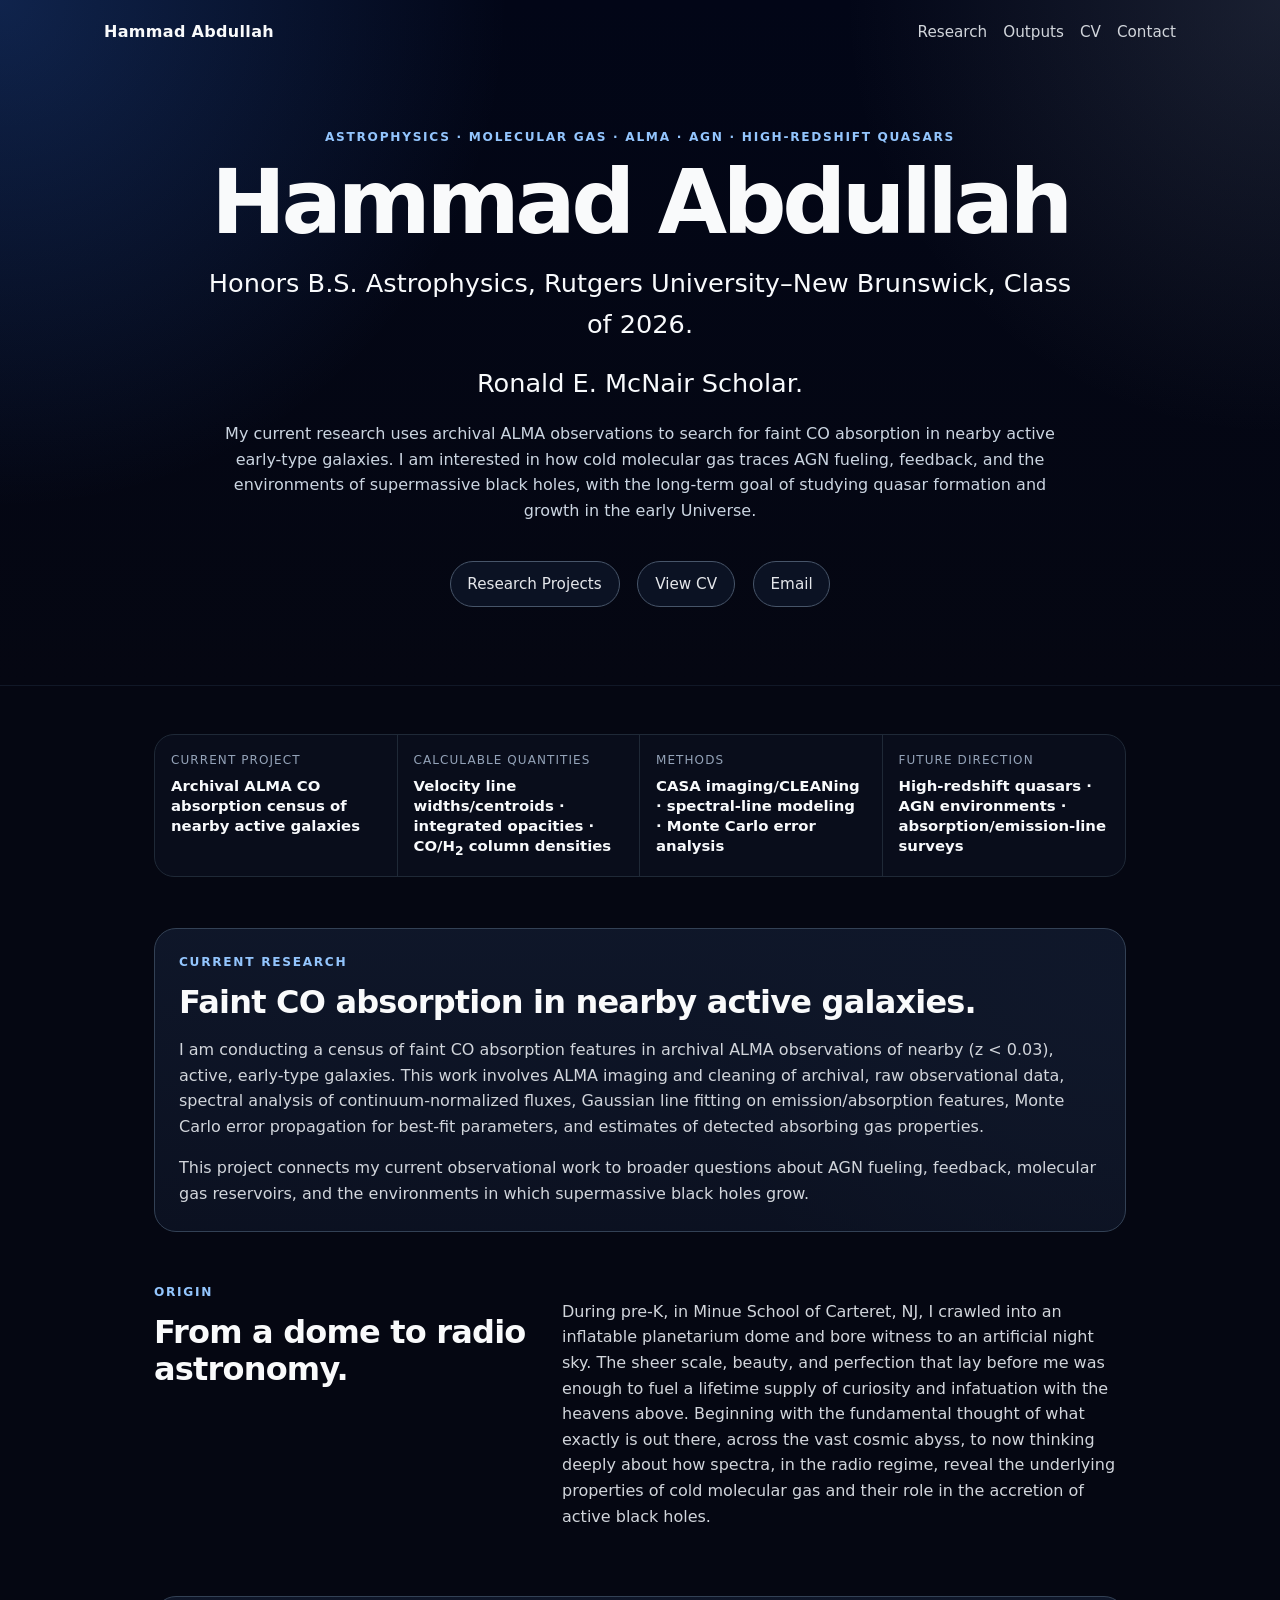
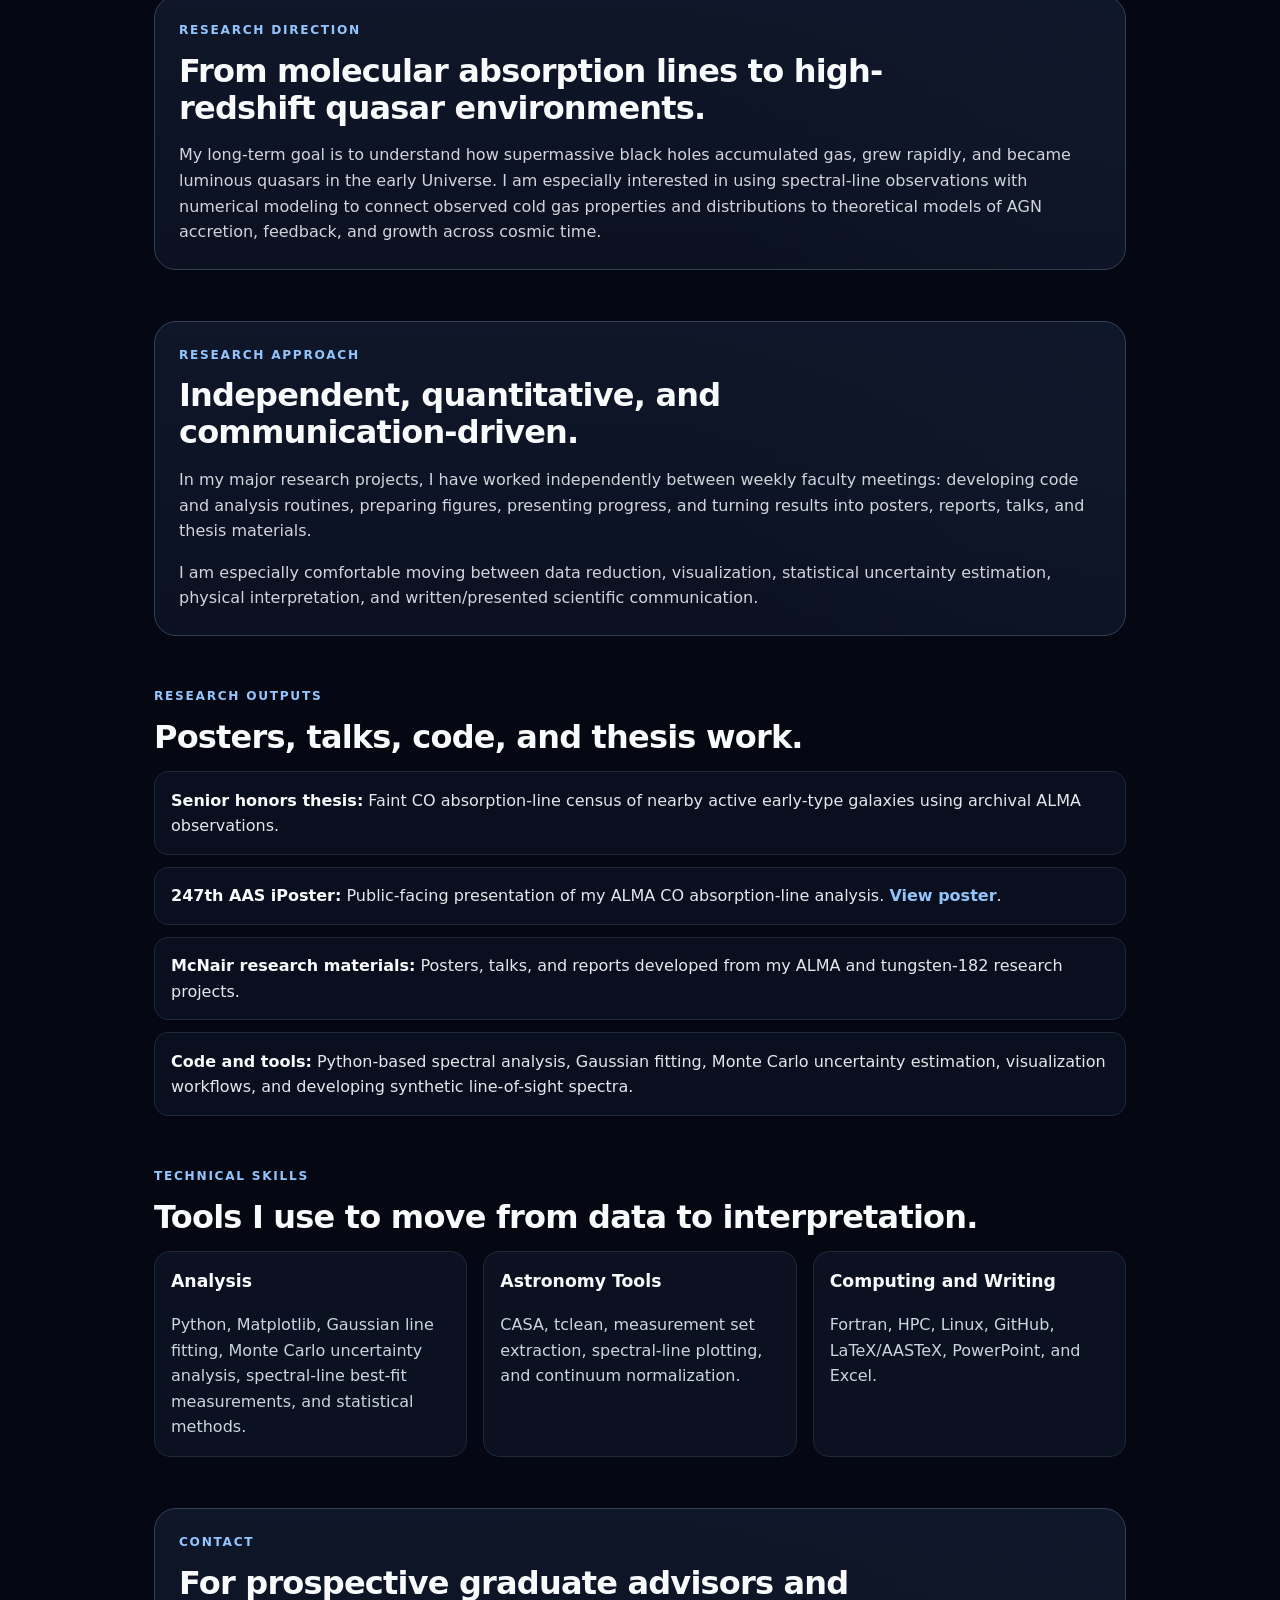
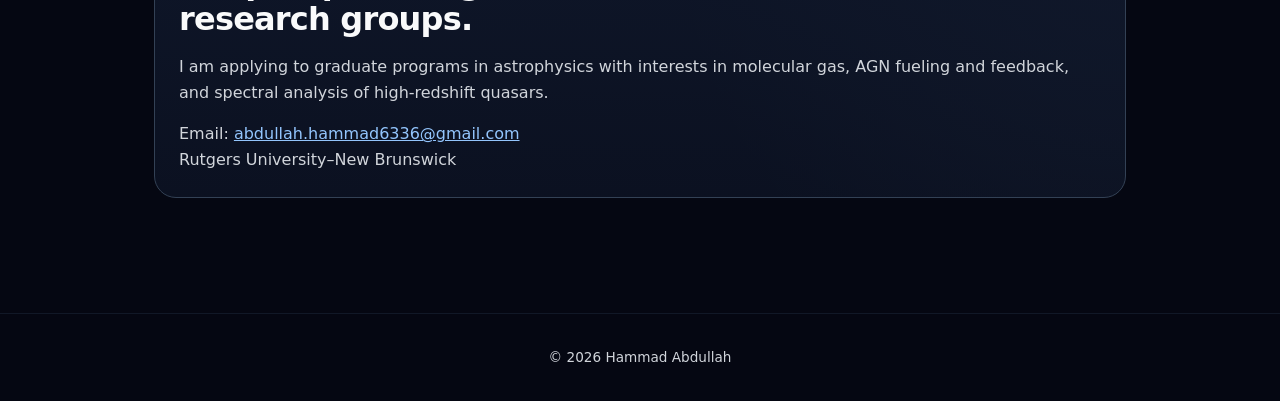
<file: index.html>
<!DOCTYPE html>
<html lang="en">
<head>
  <meta charset="UTF-8">
  <title>Hammad Abdullah | Astrophysics Research</title>
  <meta name="viewport" content="width=device-width, initial-scale=1">
  <meta name="description" content="Hammad Abdullah is a Rutgers astrophysics researcher and McNair Scholar working on ALMA CO absorption, spectral-line analysis, numerical modeling, and gas around active galaxies and quasars.">

  <meta property="og:title" content="Hammad Abdullah | Astrophysics Research">
  <meta property="og:description" content="Rutgers astrophysics researcher studying molecular gas, ALMA CO absorption, AGN fueling, and high-redshift quasar environments.">
  <meta property="og:type" content="website">

  <link rel="stylesheet" href="style.css">
</head>

<body>
  <a class="skip-link" href="#main-content">Skip to main content</a>

  <header class="hero">
    <nav class="nav" aria-label="Primary navigation">
      <a href="index.html" class="nav-name">Hammad Abdullah</a>

      <div class="nav-links">
        <a href="research/index.html">Research</a>
        <a href="#outputs">Outputs</a>
        <a href="cv.html" target="_blank" rel="noopener noreferrer">CV</a>
        <a href="#contact">Contact</a>
      </div>
    </nav>

    <div class="hero-inner">
      <p class="eyebrow">
        Astrophysics · Molecular Gas · ALMA · AGN · High-Redshift Quasars
      </p>

      <h1>Hammad Abdullah</h1>

      <p class="tagline">
        Honors B.S. Astrophysics, Rutgers University–New Brunswick, Class of 2026.
      </p>

      <p class="tagline">
        Ronald E. McNair Scholar.
      </p>

      <p class="sub">
        My current research uses archival ALMA observations to search for faint CO absorption
        in nearby active early-type galaxies. I am interested in how cold molecular gas traces
        AGN fueling, feedback, and the environments of supermassive black holes, with the long-term
        goal of studying quasar formation and growth in the early Universe.
      </p>

      <div class="hero-links">
        <a href="research/index.html">Research Projects</a>
        <a href="cv.html" target="_blank" rel="noopener noreferrer">View CV</a>
        <a href="#contact">Email</a>
      </div>
    </div>
  </header>

  <main id="main-content" class="container">
    <section class="quick-panel" aria-label="Research snapshot">
      <div class="quick-item">
        <span class="quick-label">Current project</span>
        <strong>Archival ALMA CO absorption census of nearby active galaxies</strong>
      </div>

      <div class="quick-item">
        <span class="quick-label">Calculable Quantities</span>
        <strong>Velocity line widths/centroids · integrated opacities · CO/H<sub>2</sub> column densities</strong>
      </div>

      <div class="quick-item">
        <span class="quick-label">Methods</span>
        <strong>CASA imaging/CLEANing · spectral-line modeling · Monte Carlo error analysis</strong>
      </div>

      <div class="quick-item">
        <span class="quick-label">Future Direction</span>
        <strong>High-redshift quasars · AGN environments · absorption/emission-line surveys</strong>
      </div>
    </section>

    <section id="current-research" class="statement-card">
      <p class="section-kicker">Current Research</p>
      <h2>Faint CO absorption in nearby active galaxies.</h2>

      <p>
        I am conducting a census of faint CO absorption features in archival ALMA observations
        of nearby (z &lt; 0.03), active, early-type galaxies. This work involves ALMA imaging and cleaning of
        archival, raw observational data, spectral analysis of continuum-normalized fluxes,
        Gaussian line fitting on emission/absorption features, Monte Carlo error propagation for best-fit parameters,
        and estimates of detected absorbing gas properties.
      </p>

      <p>
        This project connects my current observational work to broader questions about AGN fueling,
        feedback, molecular gas reservoirs, and the environments in which supermassive black holes grow.
      </p>
    </section>

    <section id="origin" class="split-section">
      <div>
        <p class="section-kicker">Origin</p>
        <h2>From a dome to radio astronomy.</h2>
      </div>

      <p>
        During pre-K, in Minue School of Carteret, NJ, I crawled into an inflatable
        planetarium dome and bore witness to an artificial night sky. The sheer scale,
        beauty, and perfection that lay before me was enough to fuel a lifetime supply
        of curiosity and infatuation with the heavens above. Beginning with the fundamental
        thought of what exactly is out there, across the vast cosmic abyss, to now thinking
        deeply about how spectra, in the radio regime, reveal the underlying properties of
        cold molecular gas and their role in the accretion of active black holes.
      </p>
    </section>

    <section id="mission" class="statement-card">
      <p class="section-kicker">Research Direction</p>
      <h2>From molecular absorption lines to high-redshift quasar environments.</h2>

      <p>
        My long-term goal is to understand how supermassive black holes accumulated gas,
        grew rapidly, and became luminous quasars in the early Universe. I am especially
        interested in using spectral-line observations with numerical modeling to connect observed
        cold gas properties and distributions to theoretical models of AGN accretion, feedback, and growth
        across cosmic time.
      </p>
    </section>

    <section id="approach" class="statement-card">
      <p class="section-kicker">Research Approach</p>
      <h2>Independent, quantitative, and communication-driven.</h2>

      <p>
        In my major research projects, I have worked independently between weekly faculty meetings:
        developing code and analysis routines, preparing figures, presenting progress,
        and turning results into posters, reports, talks, and thesis materials.
      </p>

      <p>
        I am especially comfortable moving between data reduction, visualization, statistical
        uncertainty estimation, physical interpretation, and written/presented scientific communication.
      </p>
    </section>

    <section id="outputs">
      <p class="section-kicker">Research Outputs</p>
      <h2>Posters, talks, code, and thesis work.</h2>

      <ul class="output-list">
        <li>
          <strong>Senior honors thesis:</strong>
          Faint CO absorption-line census of nearby active early-type galaxies using archival ALMA observations.
        </li>

        <li>
          <strong>247th AAS iPoster:</strong>
          Public-facing presentation of my ALMA CO absorption-line analysis.
          <a href="https://aas247-aas.ipostersessions.com/Default.aspx?s=D1-02-79-BE-2D-88-B1-4E-14-C4-37-4C-56-E3-72-D9" target="_blank" rel="noopener noreferrer">View poster</a>.
        </li>

        <li>
          <strong>McNair research materials:</strong>
          Posters, talks, and reports developed from my ALMA and tungsten-182 research projects.
        </li>

        <li>
          <strong>Code and tools:</strong>
          Python-based spectral analysis, Gaussian fitting, Monte Carlo uncertainty estimation,
          visualization workflows, and developing synthetic line-of-sight spectra.
        </li>
      </ul>
    </section>

    <section id="skills">
      <p class="section-kicker">Technical Skills</p>
      <h2>Tools I use to move from data to interpretation.</h2>

      <div class="skill-groups">
        <div class="skill-group">
          <h3>Analysis</h3>
          <p>
            Python, Matplotlib, Gaussian line fitting, Monte Carlo uncertainty analysis,
            spectral-line best-fit measurements, and statistical methods.
          </p>
        </div>

        <div class="skill-group">
          <h3>Astronomy Tools</h3>
          <p>
            CASA, tclean, measurement set extraction, spectral-line plotting, and continuum normalization.
          </p>
        </div>

        <div class="skill-group">
          <h3>Computing and Writing</h3>
          <p>
            Fortran, HPC, Linux, GitHub, LaTeX/AASTeX, PowerPoint, and Excel.
          </p>
        </div>
      </div>
    </section>

    <section id="contact" class="contact-card">
      <p class="section-kicker">Contact</p>
      <h2>For prospective graduate advisors and research groups.</h2>

      <p>
        I am applying to graduate programs in astrophysics with interests in molecular gas,
        AGN fueling and feedback, and spectral analysis of high-redshift quasars.
      </p>

      <p>
        Email: <a href="mailto:abdullah.hammad6336@gmail.com">abdullah.hammad6336@gmail.com</a><br>
        Rutgers University–New Brunswick
      </p>
    </section>
  </main>

  <footer class="footer">
    <p>&copy; <span id="year"></span> Hammad Abdullah</p>
  </footer>

  <script>
    document.getElementById("year").textContent = new Date().getFullYear();
  </script>
</body>
</html>
</file>
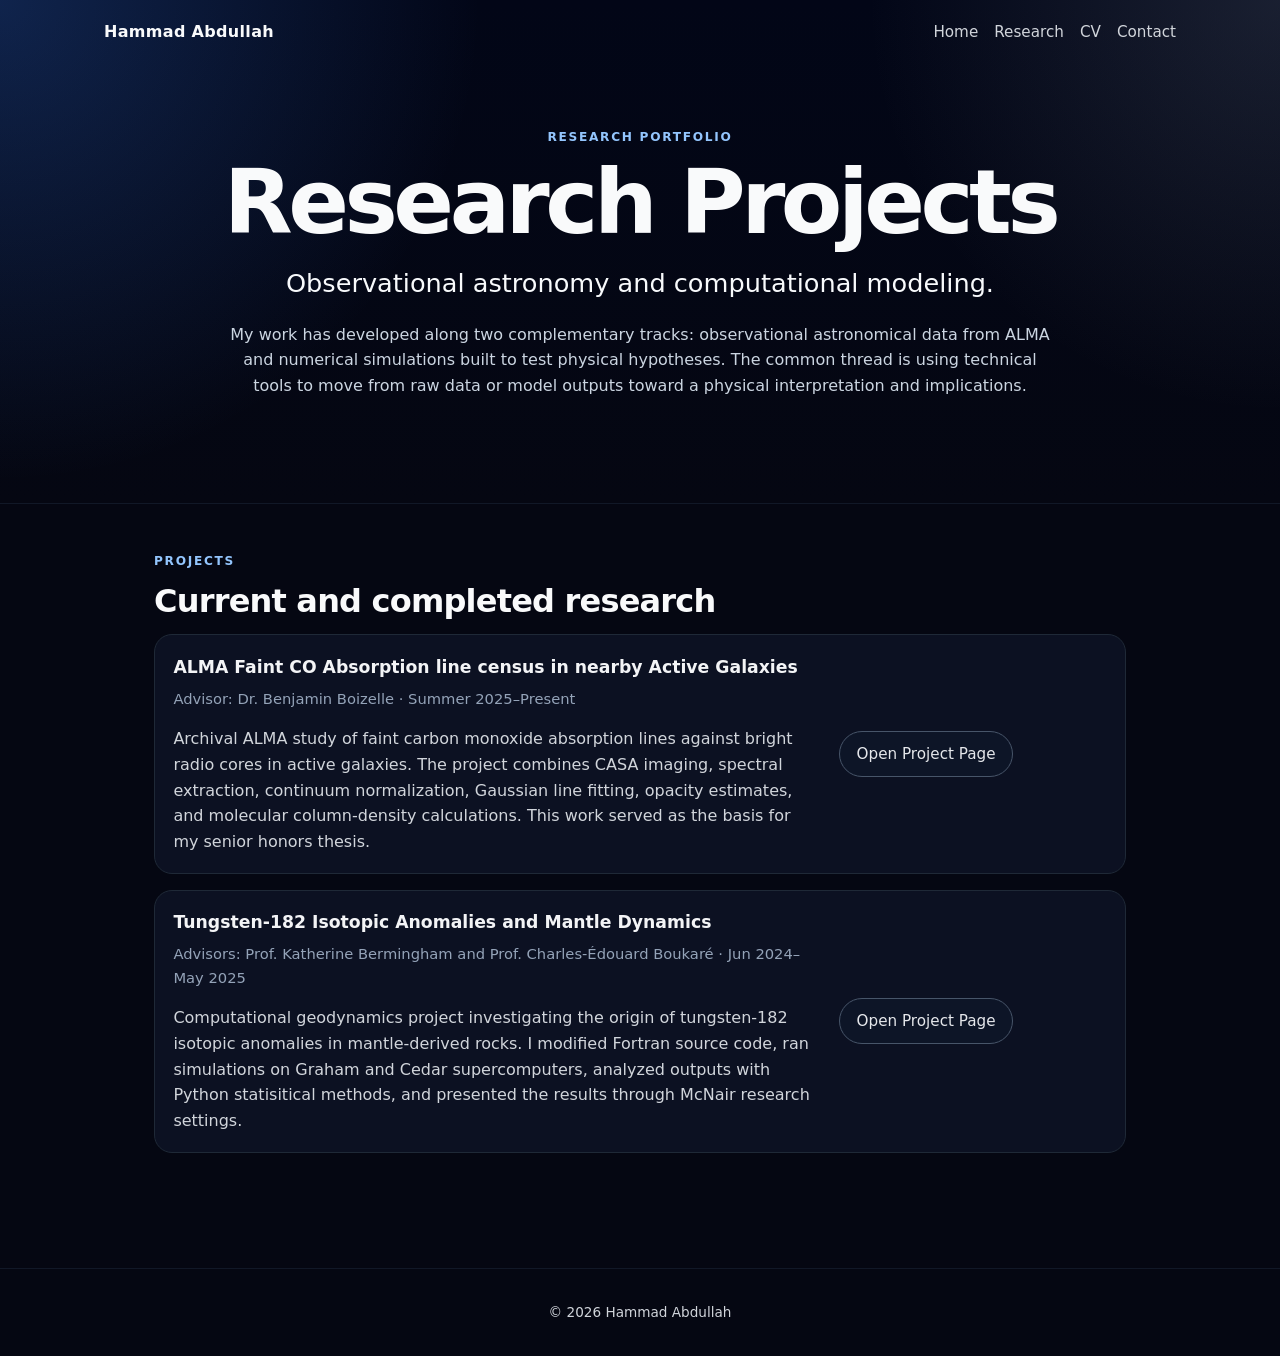
<file: research/index.html>
<!DOCTYPE html>
<html lang="en">
<head>
  <meta charset="UTF-8">
  <title>Research | Hammad Abdullah</title>
  <meta name="viewport" content="width=device-width, initial-scale=1">
  <meta name="description" content="Research projects by Hammad Abdullah in ALMA CO absorption, active galaxies, tungsten-182 mantle dynamics, and numerical modeling.">
  <link rel="stylesheet" href="../style.css">
</head>

<body>
  <header class="hero">
    <nav class="nav">
      <a href="../index.html" class="nav-name">Hammad Abdullah</a>
      <div class="nav-links">
        <a href="../index.html">Home</a>
        <a href="index.html">Research</a>
        <a href="../cv.html" target="_blank" rel="noopener noreferrer">CV</a>
        <a href="../index.html#contact">Contact</a>
      </div>
    </nav>

    <div class="hero-inner">
      <p class="eyebrow">Research Portfolio</p>
      <h1>Research Projects</h1>
      <p class="tagline">
        Observational astronomy and computational modeling.
      </p>
      <p class="sub">
        My work has developed along two complementary tracks: observational astronomical data from ALMA and numerical simulations
        built to test physical hypotheses. The common thread is using technical tools to move from raw data or model outputs
        toward a physical interpretation and implications.
      </p>
    </div>
  </header>

  <main class="container">
    <section>
      <p class="section-kicker">Projects</p>
      <h2>Current and completed research</h2>

      <div class="project-grid">
        <div class="project-card">
          <div>
            <h3>ALMA Faint CO Absorption line census in nearby Active Galaxies</h3>
            <p class="meta">
              Advisor: Dr. Benjamin Boizelle · Summer 2025–Present
            </p>
            <p>
              Archival ALMA study of faint carbon monoxide absorption lines against bright radio cores in active galaxies.
              The project combines CASA imaging, spectral extraction, continuum normalization, Gaussian line fitting,
              opacity estimates, and molecular column-density calculations. This work served as the basis for my senior honors thesis. 
            </p>
          </div>
          <div class="project-actions">
            <a class="button-link" href="alma-absorption.html">Open Project Page</a>
          </div>
        </div>

        <div class="project-card">
          <div>
            <h3>Tungsten-182 Isotopic Anomalies and Mantle Dynamics</h3>
            <p class="meta">
              Advisors: Prof. Katherine Bermingham and Prof. Charles-Édouard Boukaré · Jun 2024–May 2025
            </p>
            <p>
              Computational geodynamics project investigating the origin of tungsten-182 isotopic anomalies in mantle-derived rocks.
              I modified Fortran source code, ran simulations on Graham and Cedar supercomputers, analyzed outputs with Python statisitical methods, and presented
              the results through McNair research settings.
            </p>
          </div>
          <div class="project-actions">
            <a class="button-link" href="tungsten-182.html">Open Project Page</a>
          </div>
        </div>

      </div>
    </section>
  </main>

  <footer class="footer">
    <p>&copy; <span id="year"></span> Hammad Abdullah</p>
  </footer>

  <script>
    document.getElementById("year").textContent = new Date().getFullYear();
  </script>
</body>
</html>
</file>
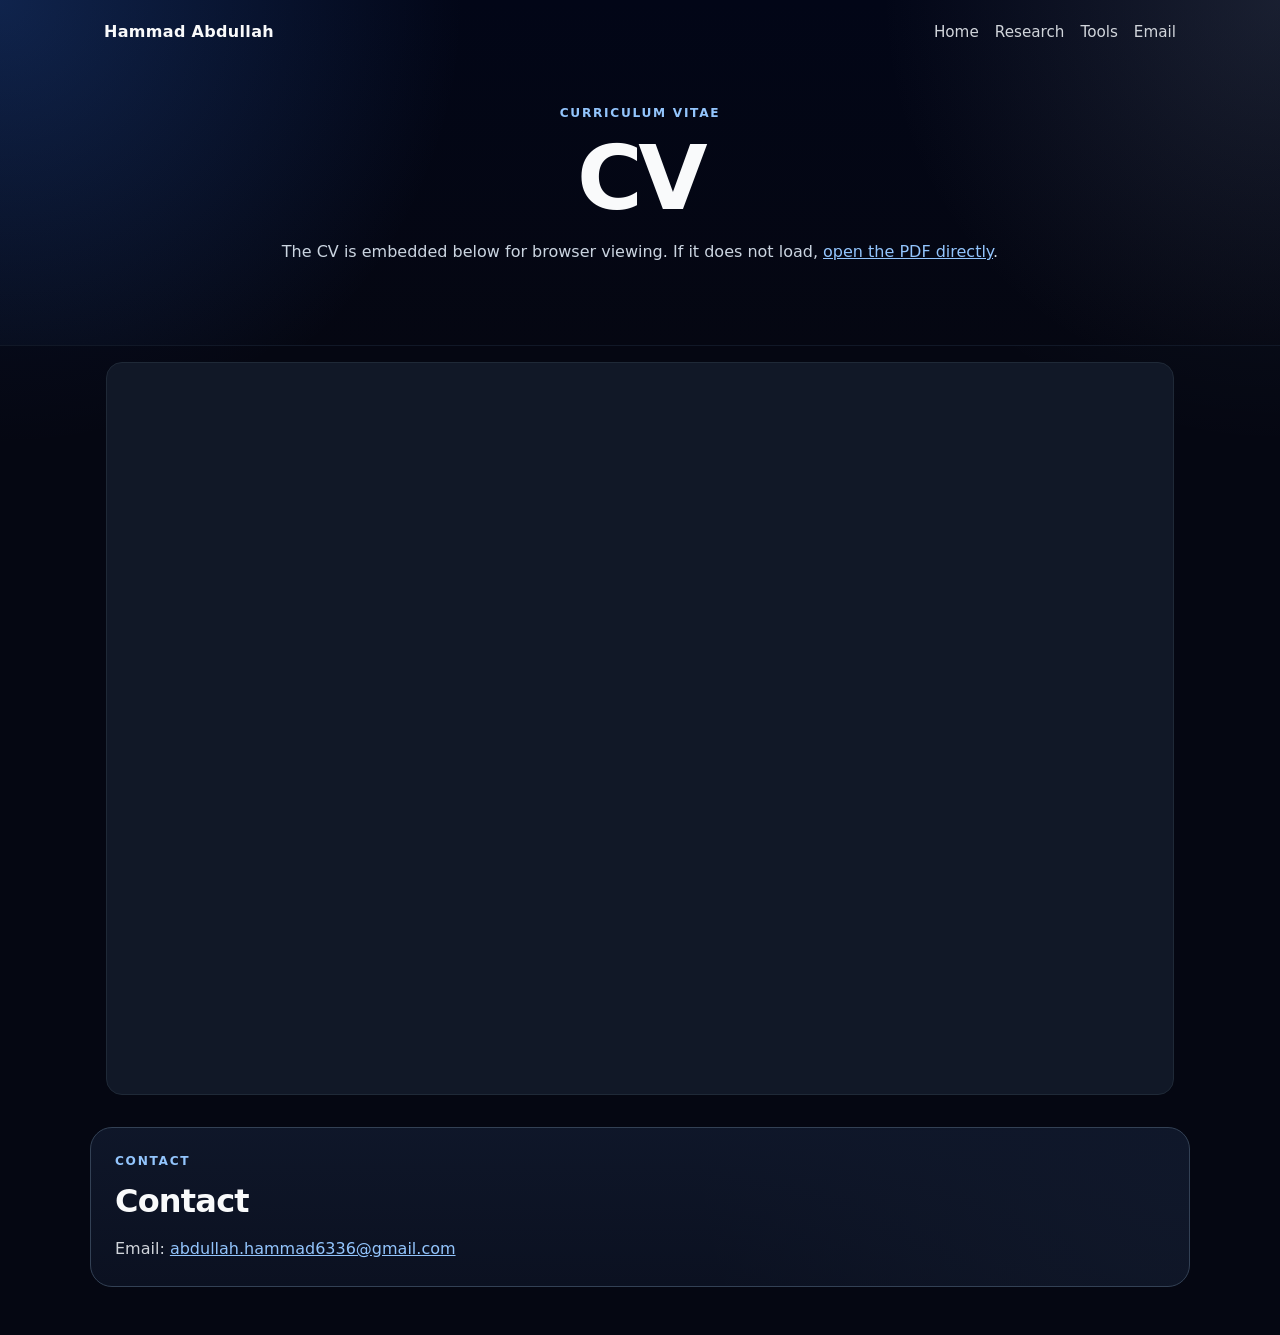
<file: cv.html>
<!DOCTYPE html>
<html lang="en">
<head>
  <meta charset="UTF-8">
  <title>CV | Hammad Abdullah</title>
  <meta name="viewport" content="width=device-width, initial-scale=1">
  <link rel="stylesheet" href="style.css">
</head>

<body>
  <header class="hero compact-hero">
    <nav class="nav">
      <a href="index.html" class="nav-name">Hammad Abdullah</a>
      <div class="nav-links">
        <a href="index.html">Home</a>
        <a href="research/index.html">Research</a>
        <a href="research/tools.html">Tools</a>
        <a href="#contact">Email</a>
      </div>
    </nav>

    <div class="hero-inner">
      <p class="eyebrow">Curriculum Vitae</p>
      <h1>CV</h1>
      <p class="sub">
        The CV is embedded below for browser viewing. If it does not load,
        <a href="cv.pdf" target="_blank" rel="noopener noreferrer">open the PDF directly</a>.
      </p>
    </div>
  </header>

  <main class="pdf-container">
    <iframe
      src="https://docs.google.com/gview?embedded=true&url=https://ha-510.github.io/cv.pdf"
      title="Hammad Abdullah CV">
    </iframe>
  </main>

  <section id="contact" class="contact-card cv-contact">
    <p class="section-kicker">Contact</p>
    <h2>Contact</h2>
    <p>
      Email: <a href="mailto:abdullah.hammad6336@gmail.com">abdullah.hammad6336@gmail.com</a>
    </p>
  </section>
</body>
</html>
</file>
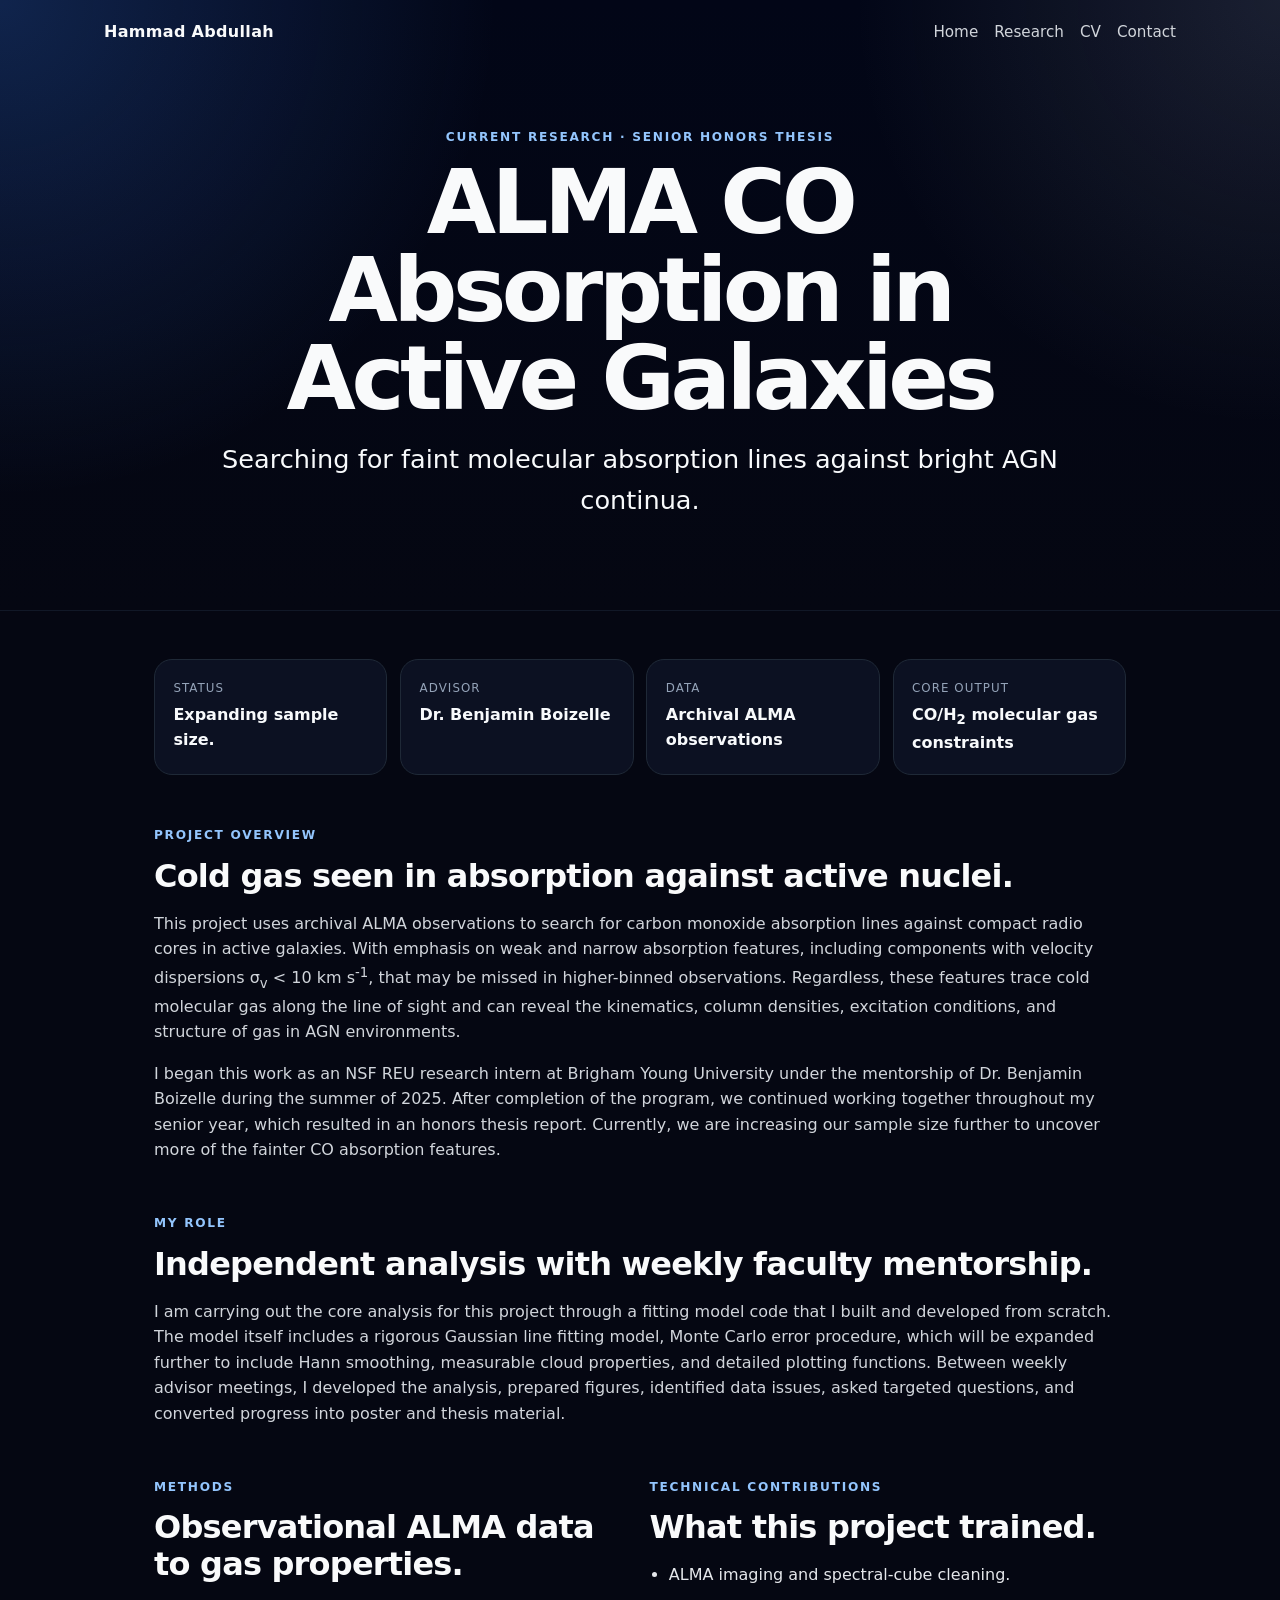
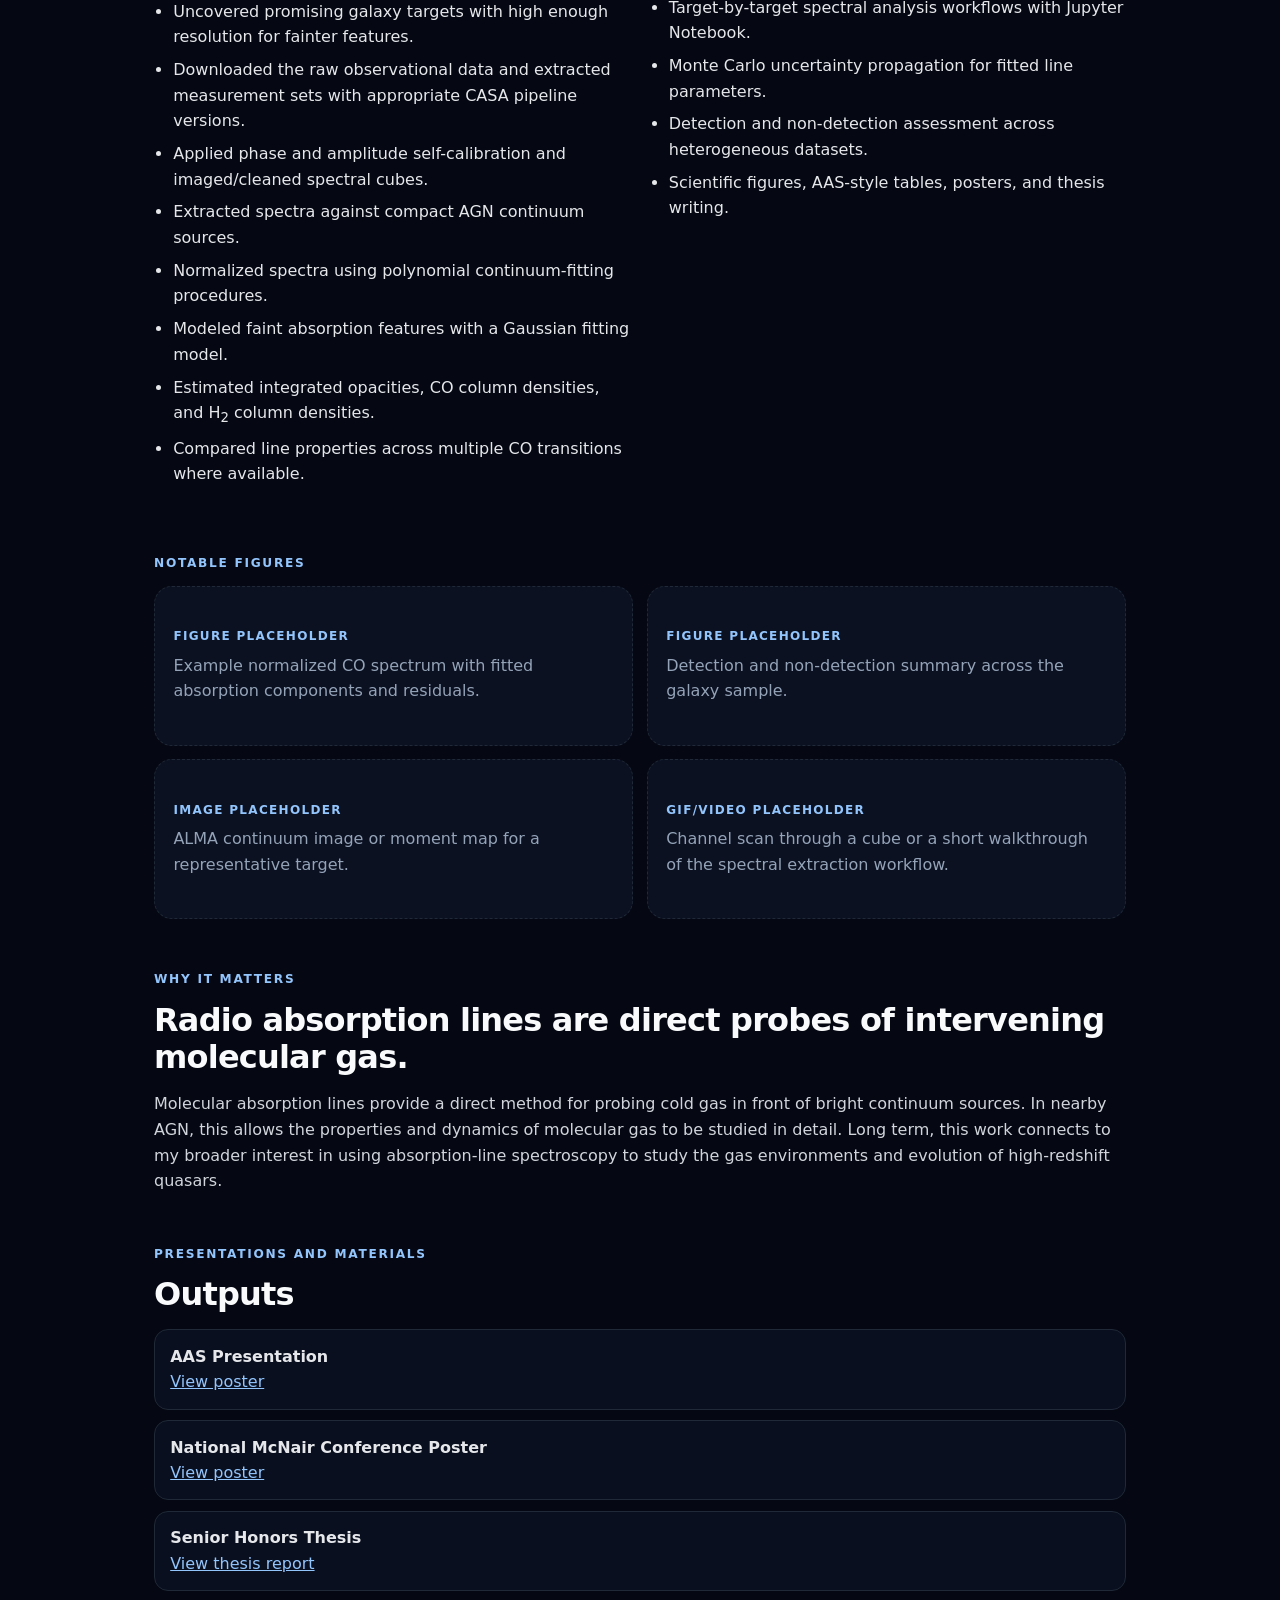
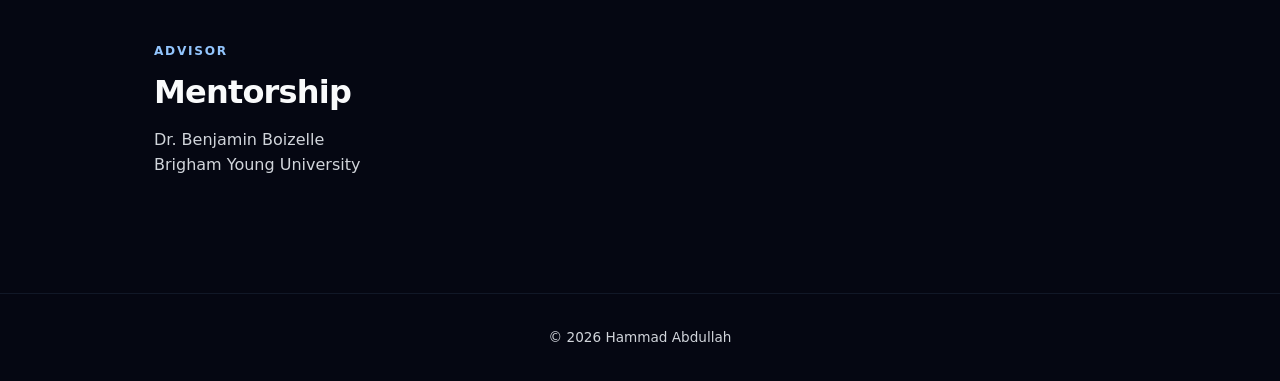
<file: research/alma-absorption.html>
<!DOCTYPE html>
<html lang="en">
<head>
  <meta charset="UTF-8">
  <title>ALMA CO Absorption | Hammad Abdullah</title>
  <meta name="viewport" content="width=device-width, initial-scale=1">
  <meta name="description" content="Hammad Abdullah's ALMA CO absorption project on faint molecular absorption lines in active galaxies.">
  <link rel="stylesheet" href="../style.css">
</head>

<body>
  <header class="hero">
    <nav class="nav">
      <a href="../index.html" class="nav-name">Hammad Abdullah</a>
      <div class="nav-links">
        <a href="../index.html">Home</a>
        <a href="index.html">Research</a>
        <a href="../cv.html" target="_blank" rel="noopener noreferrer">CV</a>
        <a href="../index.html#contact">Contact</a>
      </div>
    </nav>

    <div class="hero-inner">
      <p class="eyebrow">Current Research · Senior Honors Thesis</p>
      <h1>ALMA CO Absorption in Active Galaxies</h1>
      <p class="tagline">
        Searching for faint molecular absorption lines against bright AGN continua.
      </p>
    </div>
  </header>

  <main class="container">
    <section class="snapshot-grid" aria-label="Project snapshot">
      <div class="snapshot-card">
        <span>Status</span>
        <strong>Expanding sample size.</strong>
      </div>
      <div class="snapshot-card">
        <span>Advisor</span>
        <strong>Dr. Benjamin Boizelle</strong>
      </div>
      <div class="snapshot-card">
        <span>Data</span>
        <strong>Archival ALMA observations</strong>
      </div>
      <div class="snapshot-card">
        <span>Core output</span>
        <strong>CO/H<sub>2</sub> molecular gas constraints</strong>
      </div>
    </section>

    <section>
      <p class="section-kicker">Project overview</p>
      <h2>Cold gas seen in absorption against active nuclei.</h2>
      <p>
        This project uses archival ALMA observations to search for carbon monoxide absorption lines against compact radio
        cores in active galaxies. With emphasis on weak and narrow absorption features, including components
       with velocity dispersions &sigma;<sub>v</sub> &lt; 10 km s<sup>-1</sup>, that may be missed
        in higher-binned observations. Regardless, these features trace cold molecular gas along the line of sight and can reveal
        the kinematics, column densities, excitation conditions, and structure of gas in AGN environments.
      </p>
      <p>
        I began this work as an NSF REU research intern at Brigham Young University under the mentorship of Dr. Benjamin
        Boizelle during the summer of 2025. After completion of the program, we continued working together throughout my senior year,
        which resulted in an honors thesis report. Currently, we are increasing our sample size further to uncover more of the
        fainter CO absorption features.
      </p>
    </section>

    <section>
      <p class="section-kicker">My role</p>
      <h2>Independent analysis with weekly faculty mentorship.</h2>
      <p>
        I am carrying out the core analysis for this project through a fitting model code that I built and developed
        from scratch. The model itself includes a rigorous Gaussian line fitting model, Monte
        Carlo error procedure, which will be expanded further to include Hann smoothing, measurable cloud properties, and detailed
        plotting functions. Between weekly advisor meetings, I developed the analysis, prepared figures, identified data
        issues, asked targeted questions, and converted progress into poster and thesis material.
      </p>
    </section>

    <section class="two-column">
      <div>
        <p class="section-kicker">Methods</p>
        <h2>Observational ALMA data to gas properties.</h2>
        <ul>
          <li>Uncovered promising galaxy targets with high enough resolution for fainter features.</li>
          <li>Downloaded the raw observational data and extracted measurement sets with appropriate CASA pipeline versions.</li>
          <li>Applied phase and amplitude self-calibration and imaged/cleaned spectral cubes.</li>
          <li>Extracted spectra against compact AGN continuum sources.</li>
          <li>Normalized spectra using polynomial continuum-fitting procedures.</li>
          <li>Modeled faint absorption features with a Gaussian fitting model.</li>
          <li>Estimated integrated opacities, CO column densities, and H<sub>2</sub> column densities.</li>
          <li>Compared line properties across multiple CO transitions where available.</li>
        </ul>
      </div>

      <div>
        <p class="section-kicker">Technical contributions</p>
        <h2>What this project trained.</h2>
        <ul>
          <li>ALMA imaging and spectral-cube cleaning.</li>
          <li>Target-by-target spectral analysis workflows with Jupyter Notebook.</li>
          <li>Monte Carlo uncertainty propagation for fitted line parameters.</li>
          <li>Detection and non-detection assessment across heterogeneous datasets.</li>
          <li>Scientific figures, AAS-style tables, posters, and thesis writing.</li>
        </ul>
      </div>
    </section>

    <section>
      <p class="section-kicker">Notable figures</p>
      <div class="media-grid">
        <div class="media-placeholder">
          <span>Figure placeholder</span>
          <p>Example normalized CO spectrum with fitted absorption components and residuals.</p>
        </div>
        <div class="media-placeholder">
          <span>Figure placeholder</span>
          <p>Detection and non-detection summary across the galaxy sample.</p>
        </div>
        <div class="media-placeholder">
          <span>Image placeholder</span>
          <p>ALMA continuum image or moment map for a representative target.</p>
        </div>
        <div class="media-placeholder">
          <span>GIF/video placeholder</span>
          <p>Channel scan through a cube or a short walkthrough of the spectral extraction workflow.</p>
        </div>
      </div>
    </section>

    <section>
      <p class="section-kicker">Why it matters</p>
      <h2>Radio absorption lines are direct probes of intervening molecular gas.</h2>
      <p>
        Molecular absorption lines provide a direct method for probing cold gas in front of bright continuum sources.
        In nearby AGN, this allows the properties and dynamics of molecular gas to be studied in detail. Long term, this work
        connects to my broader interest in using absorption-line spectroscopy to study the gas environments and evolution of high-redshift
        quasars.
      </p>
    </section>

    <section>
      <p class="section-kicker">Presentations and materials</p>
      <h2>Outputs</h2>
      <ul class="deliverables">
        <li>
          <strong>AAS Presentation</strong><br>
          <a href="https://aas247-aas.ipostersessions.com/Default.aspx?s=D1-02-79-BE-2D-88-B1-4E-14-C4-37-4C-56-E3-72-D9" target="_blank">View poster</a>
        </li>
        <li>
          <strong>National McNair Conference Poster</strong><br>
          <a href="alma-poster.html" target="_blank" rel="noopener noreferrer">View poster</a>
        </li>
        
        <li>
          <strong>Senior Honors Thesis</strong><br>
          <a href="alma-thesis.html" target="_blank" rel="noopener noreferrer">View thesis report</a>
        </li>
      </ul>
    </section>

    <section>
      <p class="section-kicker">Advisor</p>
      <h2>Mentorship</h2>
      <p>
        Dr. Benjamin Boizelle<br>
        Brigham Young University
      </p>
    </section>
  </main>

  <footer class="footer">
    <p>&copy; <span id="year"></span> Hammad Abdullah</p>
  </footer>

  <script>
    document.getElementById("year").textContent = new Date().getFullYear();
  </script>
</body>
</html>
</file>
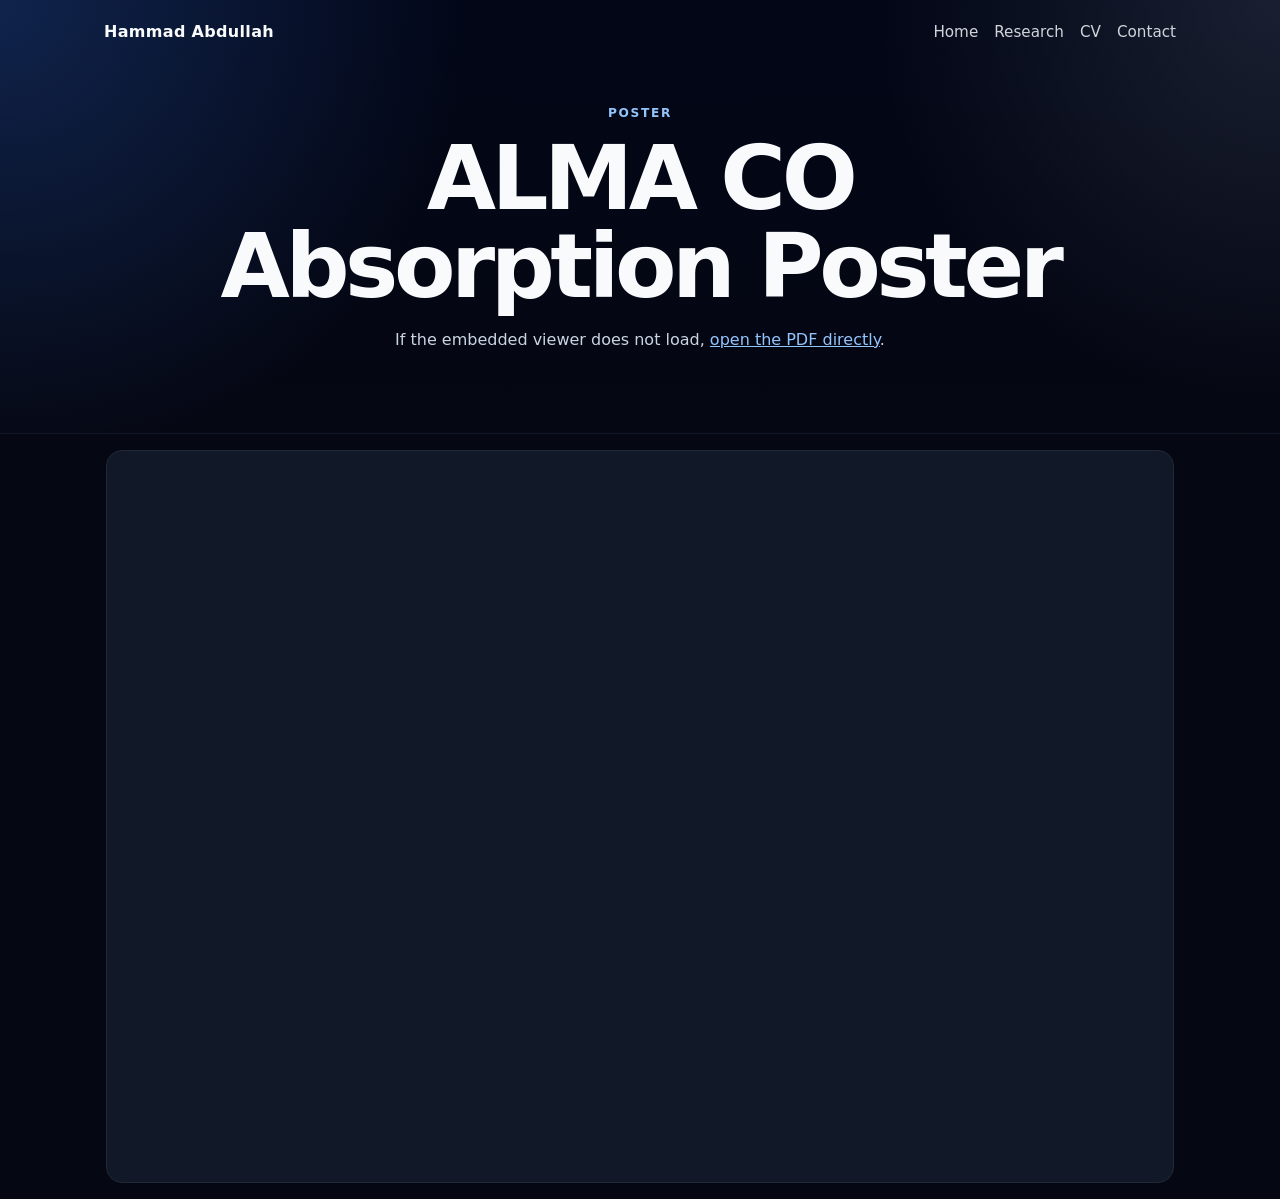
<file: research/alma-poster.html>
<!DOCTYPE html>
<html lang="en">
<head>
  <meta charset="UTF-8">
  <title>ALMA Poster | Hammad Abdullah</title>
  <meta name="viewport" content="width=device-width, initial-scale=1">
  <link rel="stylesheet" href="../style.css">
</head>

<body>
  <header class="hero compact-hero">
    <nav class="nav">
      <a href="../index.html" class="nav-name">Hammad Abdullah</a>

      <div class="nav-links">
        <a href="../index.html">Home</a>
        <a href="index.html">Research</a>
        <a href="../cv.html" target="_blank" rel="noopener noreferrer">CV</a>
        <a href="../index.html#contact">Contact</a>
      </div>
    </nav>

    <div class="hero-inner">
      <p class="eyebrow">Poster</p>
      <h1>ALMA CO Absorption Poster</h1>
      <p class="sub">
        If the embedded viewer does not load,
        <a href="Abdullah_Hammad_ALMA_Poster_update.pdf" target="_blank" rel="noopener noreferrer">open the PDF directly</a>.
      </p>
    </div>
  </header>

  <main class="pdf-container">
    <iframe
      src="https://docs.google.com/gview?embedded=true&url=https://ha-510.github.io/research/Abdullah_Hammad_ALMA_Poster_update.pdf"
      title="Hammad Abdullah ALMA Poster">
    </iframe>
  </main>
</body>
</html>
</file>
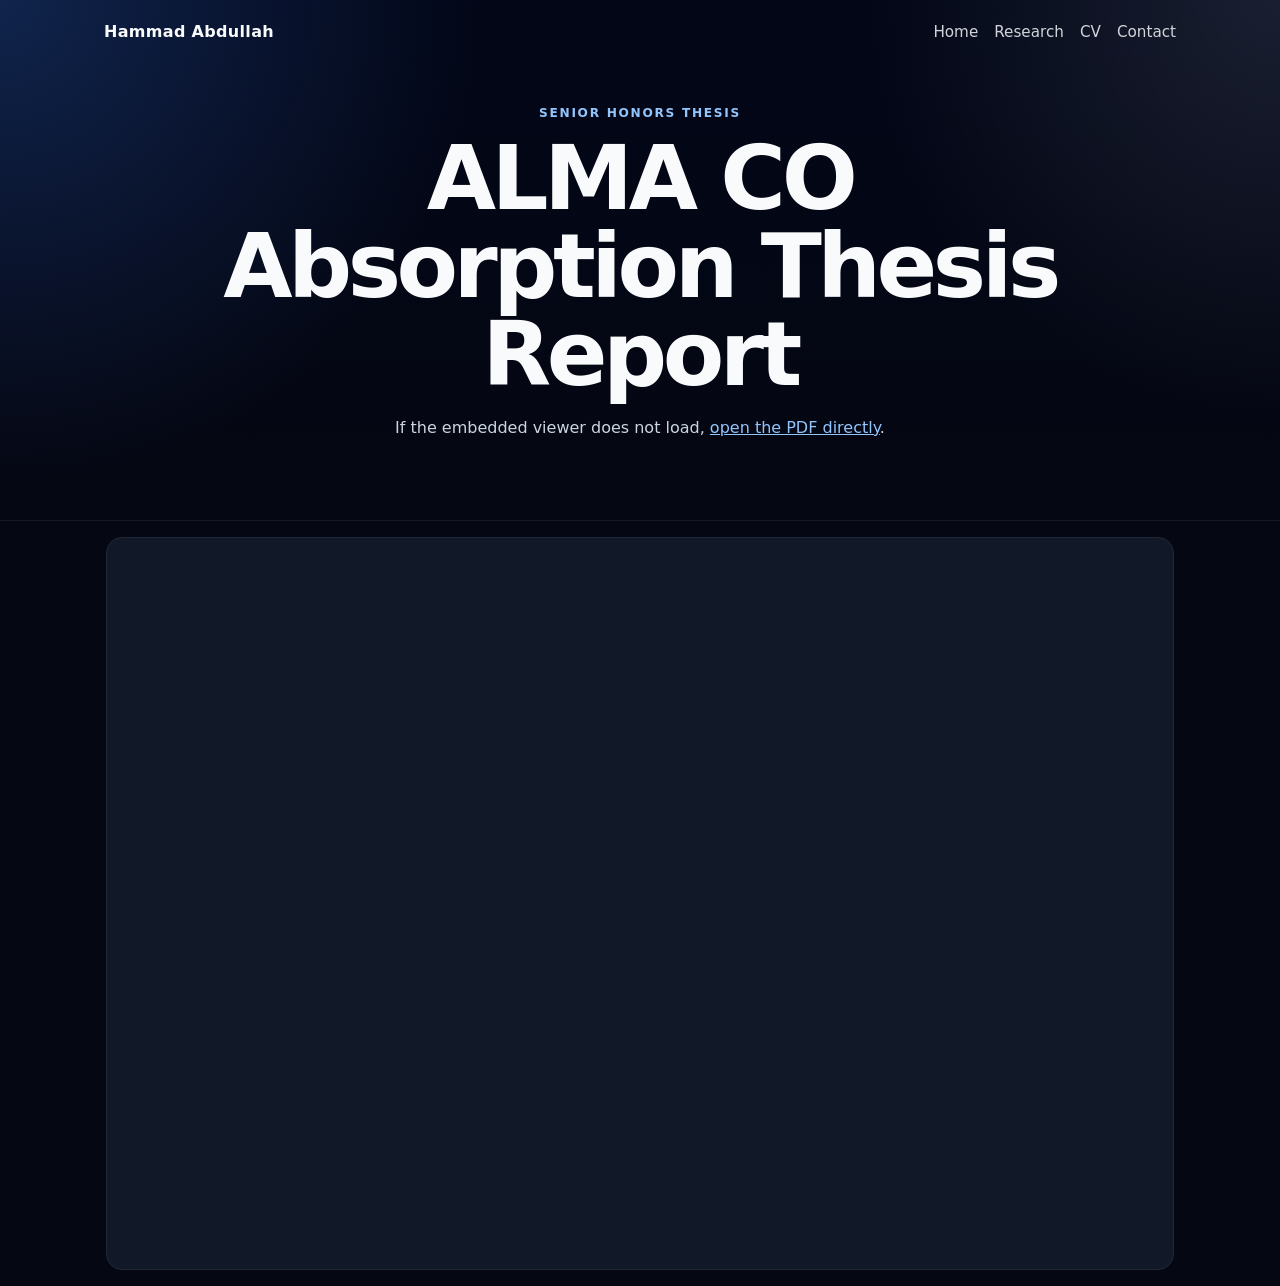
<file: research/alma-thesis.html>
<!DOCTYPE html>
<html lang="en">
<head>
  <meta charset="UTF-8">
  <title>ALMA Thesis Report | Hammad Abdullah</title>
  <meta name="viewport" content="width=device-width, initial-scale=1">
  <link rel="stylesheet" href="../style.css">
</head>

<body>
  <header class="hero compact-hero">
    <nav class="nav">
      <a href="../index.html" class="nav-name">Hammad Abdullah</a>

      <div class="nav-links">
        <a href="../index.html">Home</a>
        <a href="index.html">Research</a>
        <a href="../cv.html" target="_blank" rel="noopener noreferrer">CV</a>
        <a href="../index.html#contact">Contact</a>
      </div>
    </nav>

    <div class="hero-inner">
      <p class="eyebrow">Senior Honors Thesis</p>
      <h1>ALMA CO Absorption Thesis Report</h1>
      <p class="sub">
        If the embedded viewer does not load,
        <a href="Abdullah_Hammad_Thesis_Report.pdf" target="_blank" rel="noopener noreferrer">open the PDF directly</a>.
      </p>
    </div>
  </header>

  <main class="pdf-container">
    <iframe
      src="https://docs.google.com/gview?embedded=true&url=https://ha-510.github.io/research/Abdullah_Hammad_Thesis_Report.pdf"
      title="Hammad Abdullah Thesis Report">
    </iframe>
  </main>
</body>
</html>
</file>
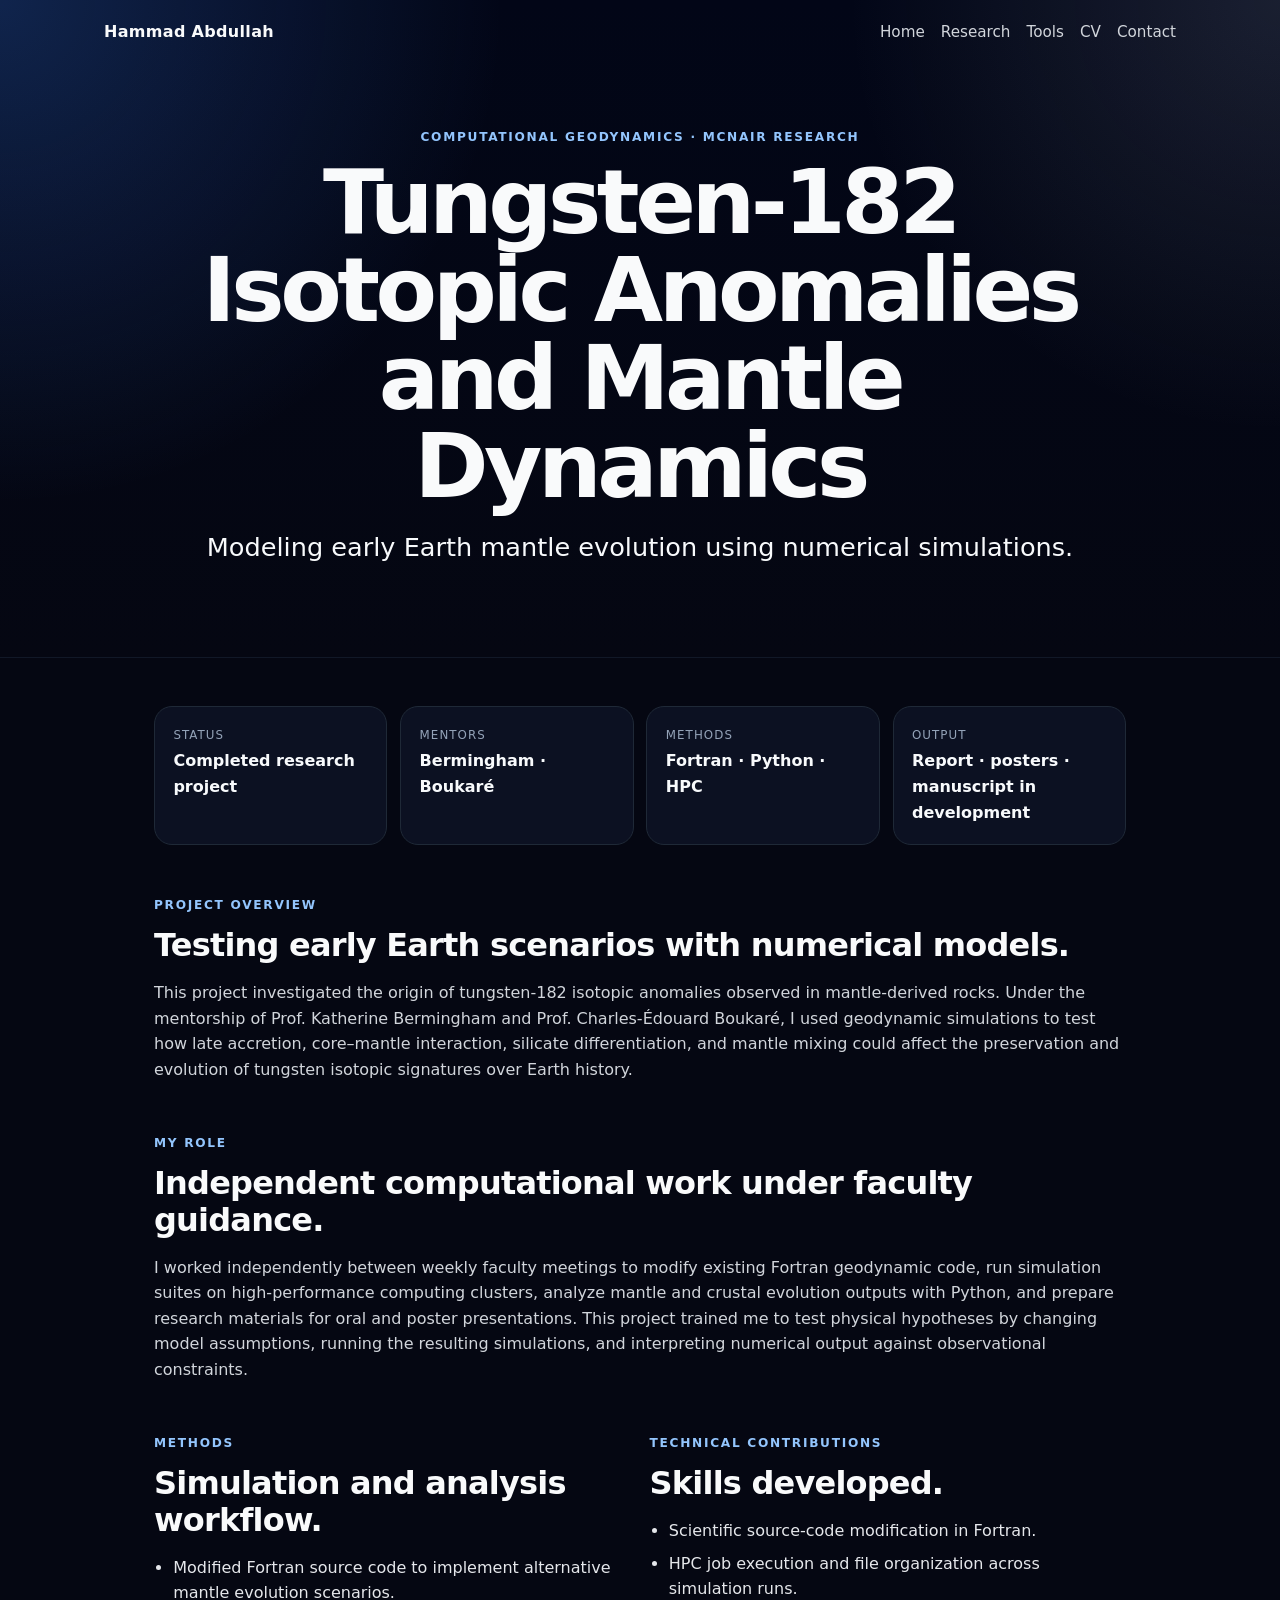
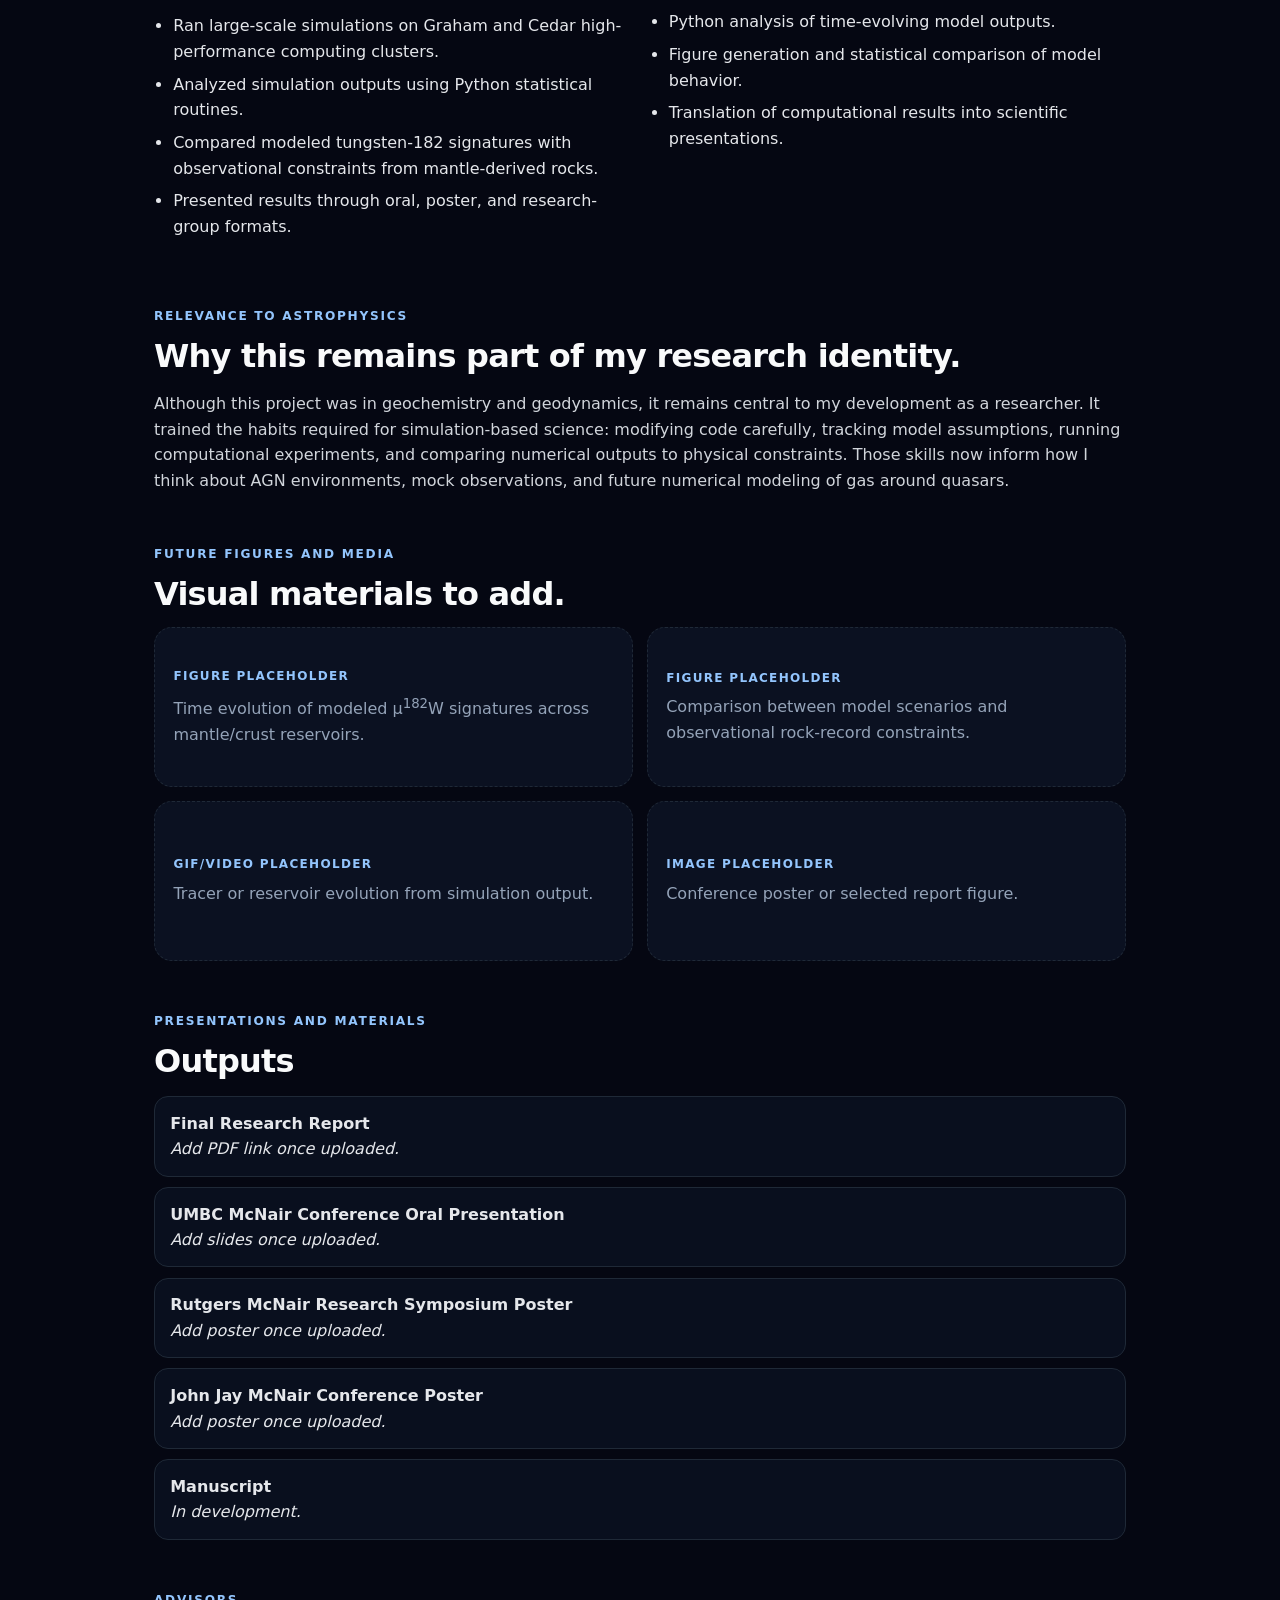
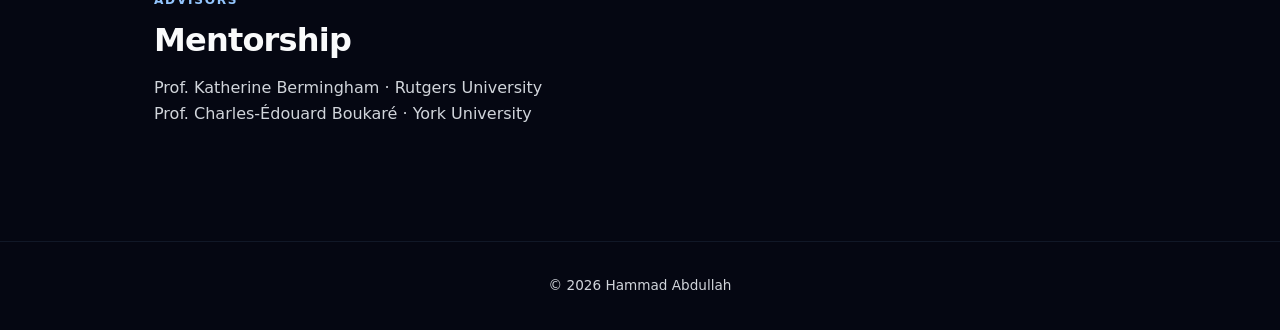
<file: research/tungsten-182.html>
<!DOCTYPE html>
<html lang="en">
<head>
  <meta charset="UTF-8">
  <title>Tungsten-182 Mantle Dynamics | Hammad Abdullah</title>
  <meta name="viewport" content="width=device-width, initial-scale=1">
  <meta name="description" content="Hammad Abdullah's tungsten-182 isotopic anomalies and mantle dynamics project using Fortran, Python, and HPC simulations.">
  <link rel="stylesheet" href="../style.css">
</head>

<body>
  <header class="hero">
    <nav class="nav">
      <a href="../index.html" class="nav-name">Hammad Abdullah</a>
      <div class="nav-links">
        <a href="../index.html">Home</a>
        <a href="index.html">Research</a>
        <a href="tools.html">Tools</a>
        <a href="../cv.pdf" target="_blank">CV</a>
        <a href="../index.html#contact">Contact</a>
      </div>
    </nav>

    <div class="hero-inner">
      <p class="eyebrow">Computational Geodynamics · McNair Research</p>
      <h1>Tungsten-182 Isotopic Anomalies and Mantle Dynamics</h1>
      <p class="tagline">
        Modeling early Earth mantle evolution using numerical simulations.
      </p>
    </div>
  </header>

  <main class="container">
    <section class="snapshot-grid" aria-label="Project snapshot">
      <div class="snapshot-card">
        <span>Status</span>
        <strong>Completed research project</strong>
      </div>
      <div class="snapshot-card">
        <span>Mentors</span>
        <strong>Bermingham · Boukaré</strong>
      </div>
      <div class="snapshot-card">
        <span>Methods</span>
        <strong>Fortran · Python · HPC</strong>
      </div>
      <div class="snapshot-card">
        <span>Output</span>
        <strong>Report · posters · manuscript in development</strong>
      </div>
    </section>

    <section>
      <p class="section-kicker">Project overview</p>
      <h2>Testing early Earth scenarios with numerical models.</h2>
      <p>
        This project investigated the origin of tungsten-182 isotopic anomalies observed in mantle-derived rocks.
        Under the mentorship of Prof. Katherine Bermingham and Prof. Charles-Édouard Boukaré, I used geodynamic
        simulations to test how late accretion, core–mantle interaction, silicate differentiation, and mantle mixing
        could affect the preservation and evolution of tungsten isotopic signatures over Earth history.
      </p>
    </section>

    <section>
      <p class="section-kicker">My role</p>
      <h2>Independent computational work under faculty guidance.</h2>
      <p>
        I worked independently between weekly faculty meetings to modify existing Fortran geodynamic code, run simulation
        suites on high-performance computing clusters, analyze mantle and crustal evolution outputs with Python, and prepare
        research materials for oral and poster presentations. This project trained me to test physical hypotheses by changing
        model assumptions, running the resulting simulations, and interpreting numerical output against observational constraints.
      </p>
    </section>

    <section class="two-column">
      <div>
        <p class="section-kicker">Methods</p>
        <h2>Simulation and analysis workflow.</h2>
        <ul>
          <li>Modified Fortran source code to implement alternative mantle evolution scenarios.</li>
          <li>Ran large-scale simulations on Graham and Cedar high-performance computing clusters.</li>
          <li>Analyzed simulation outputs using Python statistical routines.</li>
          <li>Compared modeled tungsten-182 signatures with observational constraints from mantle-derived rocks.</li>
          <li>Presented results through oral, poster, and research-group formats.</li>
        </ul>
      </div>

      <div>
        <p class="section-kicker">Technical contributions</p>
        <h2>Skills developed.</h2>
        <ul>
          <li>Scientific source-code modification in Fortran.</li>
          <li>HPC job execution and file organization across simulation runs.</li>
          <li>Python analysis of time-evolving model outputs.</li>
          <li>Figure generation and statistical comparison of model behavior.</li>
          <li>Translation of computational results into scientific presentations.</li>
        </ul>
      </div>
    </section>

    <section>
      <p class="section-kicker">Relevance to astrophysics</p>
      <h2>Why this remains part of my research identity.</h2>
      <p>
        Although this project was in geochemistry and geodynamics, it remains central to my development as a researcher.
        It trained the habits required for simulation-based science: modifying code carefully, tracking model assumptions,
        running computational experiments, and comparing numerical outputs to physical constraints. Those skills now inform
        how I think about AGN environments, mock observations, and future numerical modeling of gas around quasars.
      </p>
    </section>

    <section>
      <p class="section-kicker">Future figures and media</p>
      <h2>Visual materials to add.</h2>
      <div class="media-grid">
        <div class="media-placeholder">
          <span>Figure placeholder</span>
          <p>Time evolution of modeled μ<sup>182</sup>W signatures across mantle/crust reservoirs.</p>
        </div>
        <div class="media-placeholder">
          <span>Figure placeholder</span>
          <p>Comparison between model scenarios and observational rock-record constraints.</p>
        </div>
        <div class="media-placeholder">
          <span>GIF/video placeholder</span>
          <p>Tracer or reservoir evolution from simulation output.</p>
        </div>
        <div class="media-placeholder">
          <span>Image placeholder</span>
          <p>Conference poster or selected report figure.</p>
        </div>
      </div>
    </section>

    <section>
      <p class="section-kicker">Presentations and materials</p>
      <h2>Outputs</h2>
      <ul class="deliverables">
        <li>
          <strong>Final Research Report</strong><br>
          <em>Add PDF link once uploaded.</em>
        </li>
        <li>
          <strong>UMBC McNair Conference Oral Presentation</strong><br>
          <em>Add slides once uploaded.</em>
        </li>
        <li>
          <strong>Rutgers McNair Research Symposium Poster</strong><br>
          <em>Add poster once uploaded.</em>
        </li>
        <li>
          <strong>John Jay McNair Conference Poster</strong><br>
          <em>Add poster once uploaded.</em>
        </li>
        <li>
          <strong>Manuscript</strong><br>
          <em>In development.</em>
        </li>
      </ul>
    </section>

    <section>
      <p class="section-kicker">Advisors</p>
      <h2>Mentorship</h2>
      <p>
        Prof. Katherine Bermingham · Rutgers University<br>
        Prof. Charles-Édouard Boukaré · York University
      </p>
    </section>
  </main>

  <footer class="footer">
    <p>&copy; <span id="year"></span> Hammad Abdullah</p>
  </footer>

  <script>
    document.getElementById("year").textContent = new Date().getFullYear();
  </script>
</body>
</html>
</file>
<file: style.css>
* {
  box-sizing: border-box;
}

html {
  scroll-behavior: smooth;
}

:root {
  --bg: #050712;
  --panel: rgba(15, 23, 42, 0.68);
  --panel-strong: rgba(15, 23, 42, 0.92);
  --border: #1f2937;
  --border-bright: #334155;
  --text: #e5e7eb;
  --muted: #cbd5e1;
  --faint: #94a3b8;
  --accent: #93c5fd;
  --accent-soft: rgba(147, 197, 253, 0.12);
}

body {
  margin: 0;
  font-family: system-ui, -apple-system, BlinkMacSystemFont, "Segoe UI", sans-serif;
  line-height: 1.6;
  background:
    radial-gradient(circle at top left, rgba(37, 99, 235, 0.12), transparent 28rem),
    radial-gradient(circle at top right, rgba(125, 211, 252, 0.08), transparent 28rem),
    var(--bg);
  color: var(--text);
}

a {
  color: var(--accent);
}

a:hover {
  color: #bfdbfe;
}

.nav {
  max-width: 1120px;
  margin: 0 auto;
  padding: 1.2rem 1.5rem;
  display: flex;
  justify-content: space-between;
  align-items: center;
}

.nav-name {
  color: #f9fafb;
  text-decoration: none;
  font-weight: 750;
  letter-spacing: 0.02em;
}

.nav-links {
  display: flex;
  align-items: center;
  gap: 1rem;
}

.nav-links a {
  text-decoration: none;
  color: #d1d5db;
  font-size: 0.95rem;
}

.nav-links a:hover {
  color: #ffffff;
}

.hero {
  background:
    radial-gradient(circle at top left, rgba(59, 130, 246, 0.24), transparent 35%),
    radial-gradient(circle at top right, rgba(148, 163, 184, 0.16), transparent 30%),
    linear-gradient(180deg, #020617 0%, #050712 100%);
  border-bottom: 1px solid #111827;
}

.hero-inner {
  max-width: 930px;
  margin: 0 auto;
  padding: 4rem 1.5rem 4.5rem;
  text-align: center;
}

.eyebrow,
.section-kicker {
  text-transform: uppercase;
  letter-spacing: 0.14em;
  color: var(--accent);
  font-size: 0.76rem;
  font-weight: 800;
  margin: 0 0 0.75rem;
}

.hero h1 {
  font-size: clamp(2.7rem, 7vw, 5.6rem);
  line-height: 0.98;
  margin: 0 0 1rem;
  color: #f9fafb;
  letter-spacing: -0.05em;
}

.tagline {
  font-size: clamp(1.15rem, 2.2vw, 1.6rem);
  color: #f8fafc;
  max-width: 880px;
  margin: 0 auto 1.1rem;
}

.sub {
  font-size: 1rem;
  color: var(--muted);
  max-width: 830px;
  margin: 0 auto 2rem;
}

.hero-links a,
.button-link {
  display: inline-block;
  margin: 0.35rem 0.4rem;
  padding: 0.62rem 1.05rem;
  border-radius: 999px;
  border: 1px solid #475569;
  text-decoration: none;
  color: #e5e7eb;
  background-color: rgba(15, 23, 42, 0.72);
  font-size: 0.95rem;
}

.hero-links a:hover,
.button-link:hover {
  background-color: #1e293b;
  color: #ffffff;
}

.container {
  max-width: 1020px;
  margin: 0 auto;
  padding: 3rem 1.5rem 4rem;
}

section {
  margin-bottom: 3.2rem;
}

h2 {
  font-size: clamp(1.55rem, 3vw, 2rem);
  line-height: 1.15;
  margin: 0 0 0.9rem;
  color: #f9fafb;
  letter-spacing: -0.025em;
}

h3 {
  font-size: 1.08rem;
  margin: 0 0 0.35rem;
  color: #f3f4f6;
}

p {
  color: #d1d5db;
}

ul {
  padding-left: 1.2rem;
}

li {
  margin-bottom: 0.45rem;
}

.quick-panel {
  display: grid;
  grid-template-columns: repeat(4, 1fr);
  border: 1px solid var(--border);
  border-radius: 20px;
  overflow: hidden;
  background-color: rgba(15, 23, 42, 0.42);
}

.quick-item {
  padding: 1rem;
  border-right: 1px solid var(--border);
}

.quick-item:last-child {
  border-right: 0;
}

.quick-label {
  display: block;
  color: var(--faint);
  font-size: 0.75rem;
  text-transform: uppercase;
  letter-spacing: 0.09em;
  margin-bottom: 0.35rem;
}

.quick-item strong {
  display: block;
  color: #f8fafc;
  line-height: 1.35;
  font-size: 0.95rem;
}

.statement-card,
.contact-card {
  border: 1px solid var(--border-bright);
  border-radius: 22px;
  padding: 1.5rem;
  background:
    linear-gradient(180deg, rgba(15, 23, 42, 0.96), rgba(15, 23, 42, 0.62)),
    radial-gradient(circle at top right, rgba(147, 197, 253, 0.10), transparent 45%);
}

.grid {
  display: grid;
  grid-template-columns: repeat(2, minmax(0, 1fr));
  gap: 1rem;
}

.card,
.project-card,
.arc-step,
.output-card,
.media-placeholder,
.tool-card,
.snapshot-card {
  border: 1px solid var(--border);
  border-radius: 18px;
  padding: 1.15rem;
  background-color: var(--panel);
}

.card p,
.project-card p,
.arc-step p,
.tool-card p,
.snapshot-card p {
  margin-bottom: 0;
}

.arc-grid {
  display: grid;
  grid-template-columns: repeat(4, 1fr);
  gap: 0.85rem;
}

.arc-step span {
  display: inline-block;
  color: var(--accent);
  font-weight: 800;
  font-size: 0.82rem;
  margin-bottom: 0.65rem;
}

.output-grid {
  display: grid;
  grid-template-columns: repeat(3, 1fr);
  gap: 1rem;
}

.output-card {
  display: block;
  text-decoration: none;
  color: var(--text);
}

.output-card span {
  display: block;
  color: var(--accent);
  text-transform: uppercase;
  letter-spacing: 0.1em;
  font-size: 0.72rem;
  font-weight: 800;
  margin-bottom: 0.45rem;
}

.output-card strong {
  display: block;
  color: #f9fafb;
  margin-bottom: 0.35rem;
}

.output-card p {
  margin: 0;
  color: var(--muted);
}

.output-card:hover {
  border-color: #475569;
  background-color: rgba(30, 41, 59, 0.74);
}

.split-section {
  display: grid;
  grid-template-columns: 0.8fr 1.2fr;
  gap: 2rem;
  align-items: start;
}

.pill-list {
  display: flex;
  flex-wrap: wrap;
  gap: 0.6rem;
}

.pill-list span,
.tag {
  display: inline-block;
  border: 1px solid var(--border);
  background-color: rgba(15, 23, 42, 0.72);
  border-radius: 999px;
  padding: 0.45rem 0.7rem;
  color: #dbeafe;
  font-size: 0.9rem;
}

.project-grid {
  display: grid;
  grid-template-columns: 1fr;
  gap: 1rem;
}

.project-card {
  display: grid;
  grid-template-columns: 1.4fr 0.6fr;
  gap: 1.2rem;
  align-items: center;
}

.meta {
  color: var(--faint);
  font-size: 0.92rem;
  margin: 0.1rem 0 0.8rem;
}

.project-actions {
  display: flex;
  flex-wrap: wrap;
  gap: 0.5rem;
}

.text-link {
  text-decoration: none;
  font-weight: 750;
}

.snapshot-grid {
  display: grid;
  grid-template-columns: repeat(4, 1fr);
  gap: 0.8rem;
}

.snapshot-card span {
  display: block;
  color: var(--faint);
  font-size: 0.74rem;
  text-transform: uppercase;
  letter-spacing: 0.09em;
  margin-bottom: 0.25rem;
}

.snapshot-card strong {
  color: #f8fafc;
}

.two-column {
  display: grid;
  grid-template-columns: 1fr 1fr;
  gap: 1.2rem;
}

.deliverables {
  list-style: none;
  padding-left: 0;
}

.deliverables li {
  border: 1px solid var(--border);
  border-radius: 14px;
  padding: 0.85rem 0.95rem;
  margin-bottom: 0.65rem;
  background-color: rgba(15, 23, 42, 0.52);
}

.media-grid {
  display: grid;
  grid-template-columns: repeat(2, 1fr);
  gap: 0.85rem;
}

.media-placeholder {
  min-height: 160px;
  display: flex;
  flex-direction: column;
  justify-content: center;
  border-style: dashed;
}

.media-placeholder span {
  color: var(--accent);
  font-weight: 800;
  text-transform: uppercase;
  font-size: 0.75rem;
  letter-spacing: 0.11em;
  margin-bottom: 0.4rem;
}

.media-placeholder p {
  margin: 0;
  color: var(--faint);
}

.footer {
  text-align: center;
  padding: 1.2rem 0;
  font-size: 0.85rem;
  color: #6b7280;
  border-top: 1px solid #111827;
}

@media (max-width: 900px) {
  .quick-panel,
  .arc-grid,
  .output-grid,
  .snapshot-grid {
    grid-template-columns: repeat(2, 1fr);
  }

  .quick-item:nth-child(2) {
    border-right: 0;
  }

  .quick-item {
    border-bottom: 1px solid var(--border);
  }

  .quick-item:nth-child(3),
  .quick-item:nth-child(4) {
    border-bottom: 0;
  }

  .project-card,
  .split-section,
  .two-column {
    grid-template-columns: 1fr;
  }
}

@media (max-width: 700px) {
  .nav {
    flex-direction: column;
    gap: 0.8rem;
  }

  .nav-links {
    flex-wrap: wrap;
    justify-content: center;
  }

  .hero-inner {
    padding: 3rem 1.2rem 4rem;
  }

  .grid,
  .quick-panel,
  .arc-grid,
  .output-grid,
  .snapshot-grid,
  .media-grid {
    grid-template-columns: 1fr;
  }

  .quick-item {
    border-right: 0;
    border-bottom: 1px solid var(--border);
  }

  .quick-item:last-child {
    border-bottom: 0;
  }
}

.compact-hero .hero-inner {
  padding: 2.5rem 1.5rem 3rem;
}

.pdf-container {
  max-width: 1100px;
  height: 85vh;
  margin: 0 auto;
  padding: 1rem;
}

.pdf-container iframe {
  width: 100%;
  height: 100%;
  border: 1px solid #1f2937;
  border-radius: 16px;
  background-color: #111827;
}

/* Accessibility */

.skip-link {
  position: absolute;
  left: -999px;
  top: 0;
  background-color: #111827;
  color: #f9fafb;
  padding: 0.75rem 1rem;
  border-radius: 10px;
  z-index: 1000;
}

.skip-link:focus {
  left: 1rem;
  top: 1rem;
}


/* Research output list */

.output-list {
  list-style: none;
  padding-left: 0;
  margin-top: 1rem;
}

.output-list li {
  border: 1px solid var(--border);
  border-radius: 14px;
  padding: 0.95rem 1rem;
  margin-bottom: 0.75rem;
  background-color: rgba(15, 23, 42, 0.55);
}

.output-list strong {
  color: #f9fafb;
}

.output-list a {
  font-weight: 700;
  text-decoration: none;
}


/* Grouped skill section */

.skill-groups {
  display: grid;
  grid-template-columns: repeat(3, minmax(0, 1fr));
  gap: 1rem;
  margin-top: 1rem;
}

.skill-group {
  border: 1px solid var(--border);
  border-radius: 16px;
  padding: 1rem;
  background-color: rgba(15, 23, 42, 0.65);
}

.skill-group h3 {
  margin-top: 0;
  margin-bottom: 0.45rem;
  color: #f9fafb;
}

.skill-group p {
  margin-bottom: 0;
  color: var(--muted);
}


/* Make statement cards easier to scan */

.statement-card h2,
.contact-card h2 {
  max-width: 820px;
}

.statement-card p:last-child,
.contact-card p:last-child {
  margin-bottom: 0;
}


/* Better quick-panel behavior */

.quick-panel {
  margin-bottom: 3.2rem;
}

.quick-item strong {
  font-size: 0.93rem;
}


/* CV viewer page */

.cv-contact {
  max-width: 1100px;
  margin: 1rem auto 3rem;
}


/* Responsive additions */

@media (max-width: 900px) {
  .skill-groups {
    grid-template-columns: 1fr;
  }
}

@media (max-width: 700px) {
  .tagline {
    font-size: 1.05rem;
  }

  .tagline + .tagline {
    font-size: 1rem;
  }

  .output-list li {
    padding: 0.85rem;
  }
}
</file>
